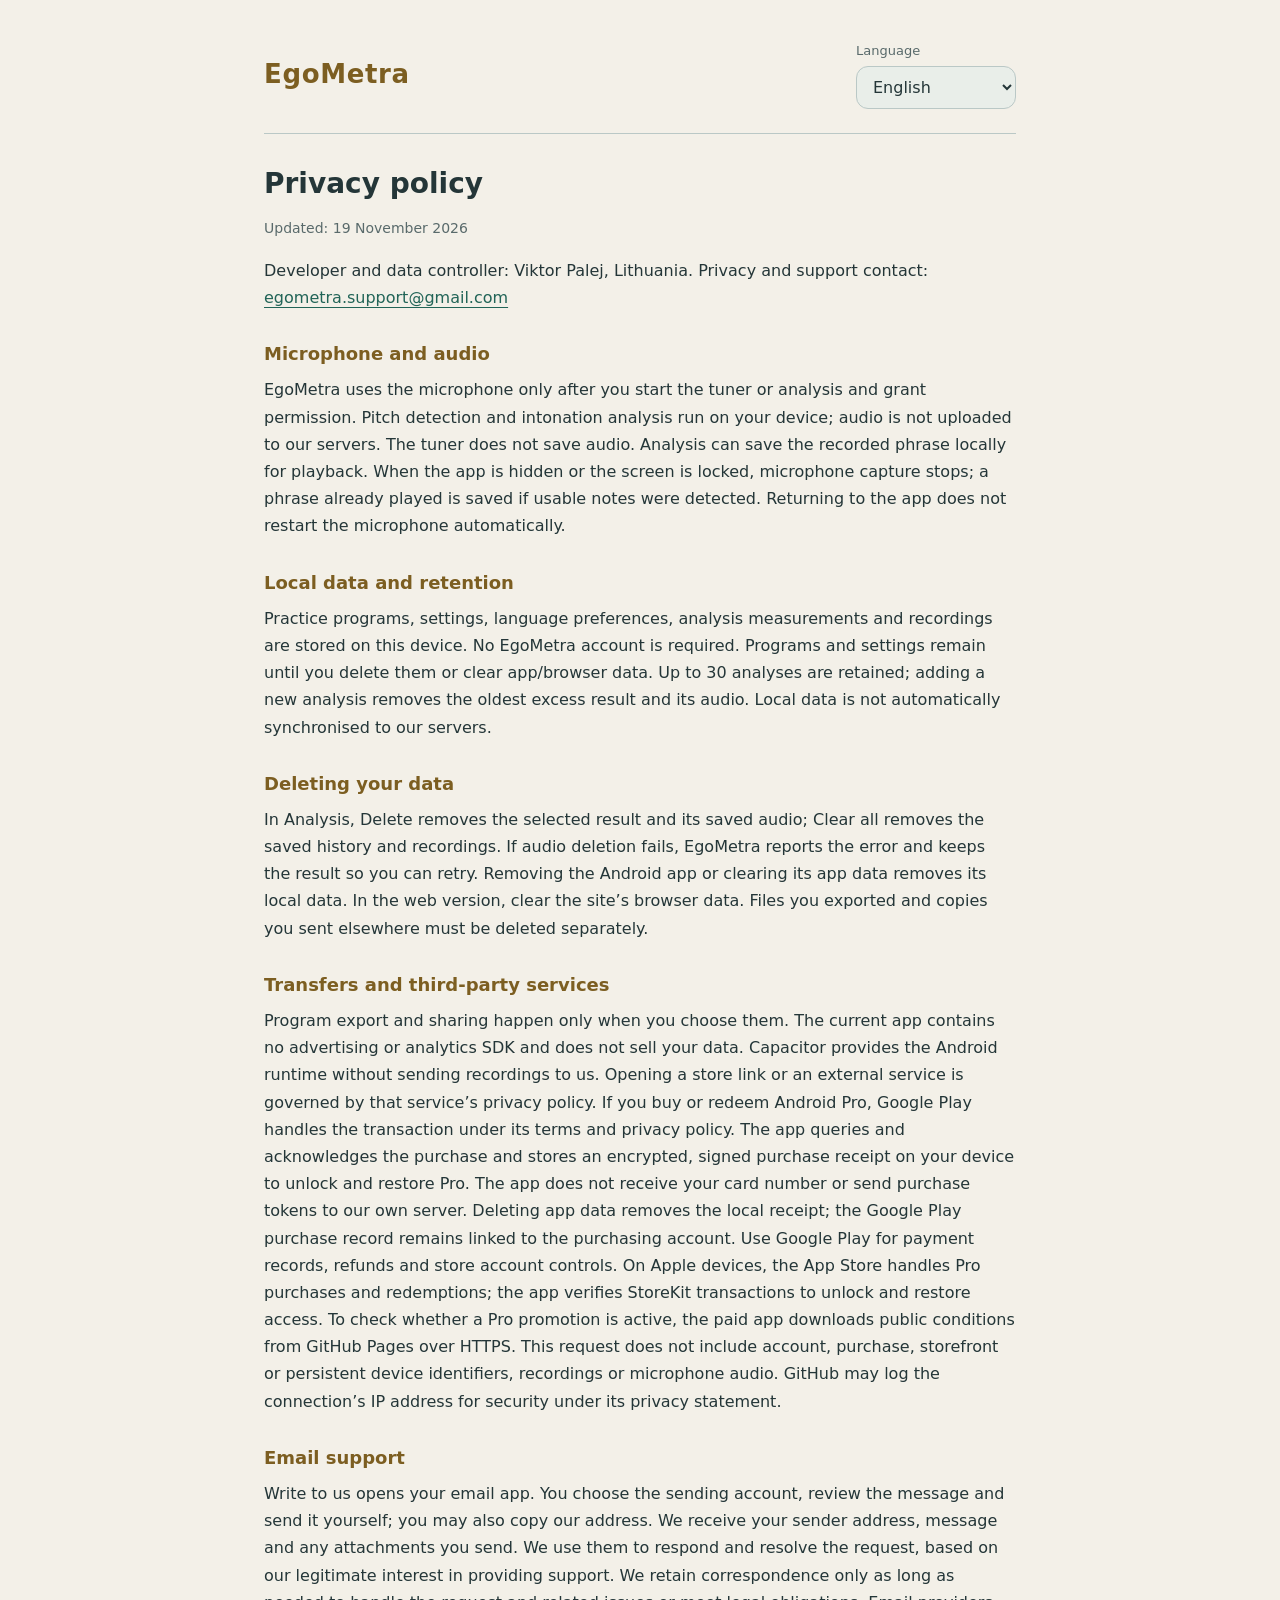
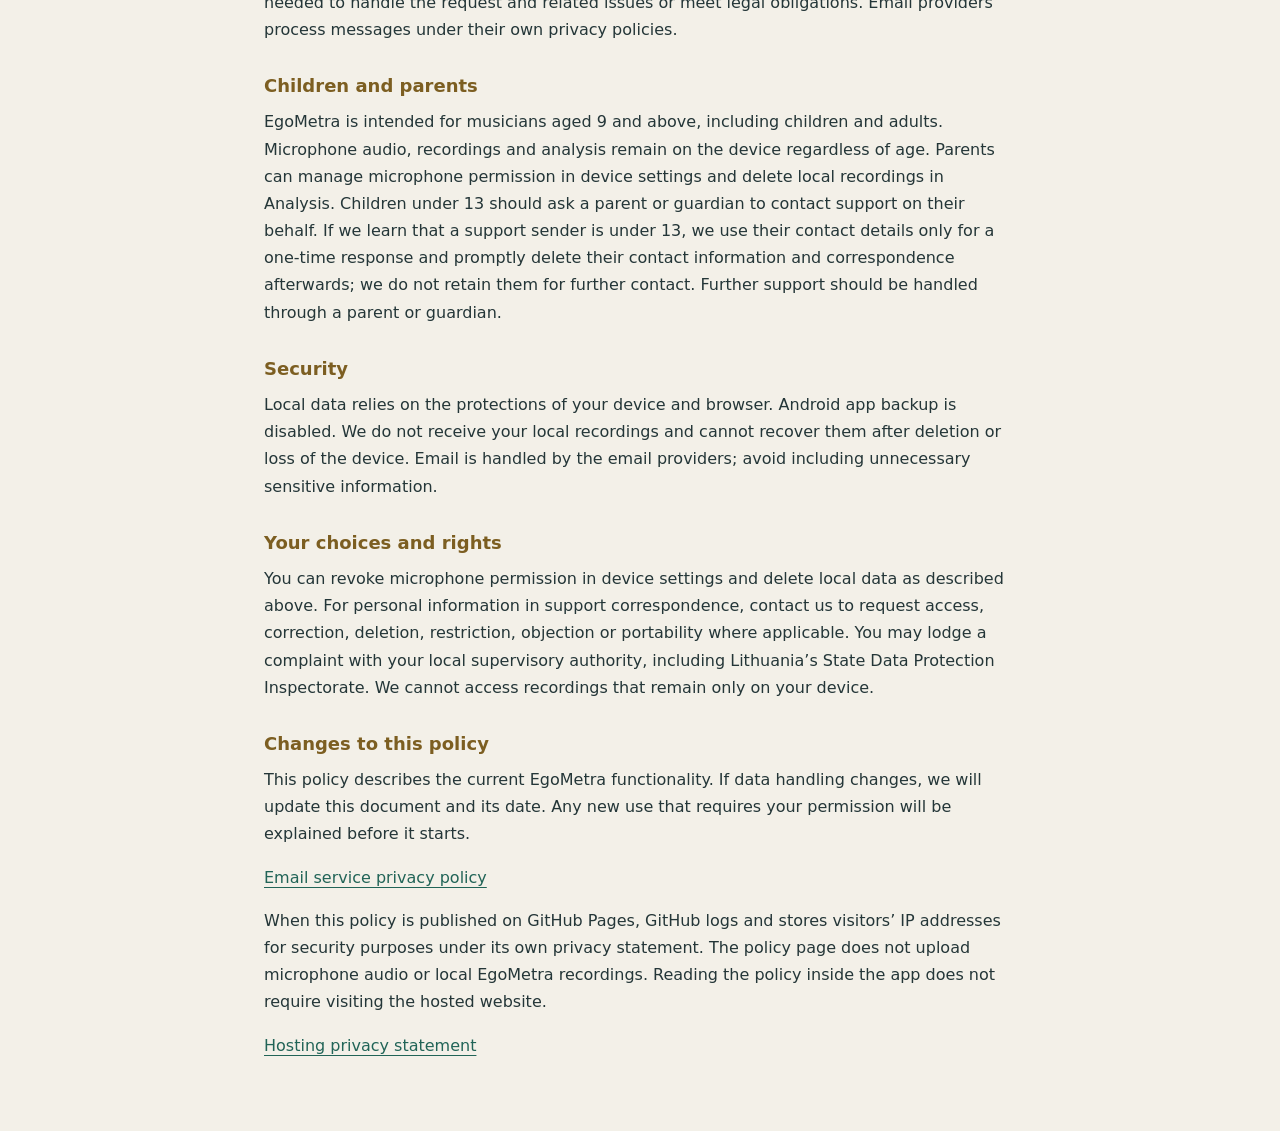
<file: index.html>
<!doctype html>
<html lang="en">
<head>
  <meta charset="utf-8">
  <meta name="viewport" content="width=device-width,initial-scale=1">
  <meta name="color-scheme" content="dark light">
  <meta name="description" content="EgoMetra privacy policy: microphone, local recordings, deletion and email support.">
  <title>EgoMetra · Privacy policy</title>
  <link rel="stylesheet" href="assets/css/privacy.css">
</head>
<body>
  <main class="policy-shell">
    <header class="policy-header"><h1>EgoMetra</h1><div class="language-control"><label id="privacy-language-label" for="privacy-language">Language</label><select id="privacy-language"></select></div></header>
    <article id="privacy-document"><h2>Privacy policy</h2><p class="privacy-updated">Updated: 19 November 2026</p><p>Developer and data controller: Viktor Palej, Lithuania. Privacy and support contact: <a href="mailto:egometra.support@gmail.com">egometra.support@gmail.com</a></p><h3>Microphone and audio</h3><p>EgoMetra uses the microphone only after you start the tuner or analysis and grant permission. Pitch detection and intonation analysis run on your device; audio is not uploaded to our servers. The tuner does not save audio. Analysis can save the recorded phrase locally for playback. When the app is hidden or the screen is locked, microphone capture stops; a phrase already played is saved if usable notes were detected. Returning to the app does not restart the microphone automatically.</p><h3>Local data and retention</h3><p>Practice programs, settings, language preferences, analysis measurements and recordings are stored on this device. No EgoMetra account is required. Programs and settings remain until you delete them or clear app/browser data. Up to 30 analyses are retained; adding a new analysis removes the oldest excess result and its audio. Local data is not automatically synchronised to our servers.</p><h3>Deleting your data</h3><p>In Analysis, Delete removes the selected result and its saved audio; Clear all removes the saved history and recordings. If audio deletion fails, EgoMetra reports the error and keeps the result so you can retry. Removing the Android app or clearing its app data removes its local data. In the web version, clear the site’s browser data. Files you exported and copies you sent elsewhere must be deleted separately.</p><h3>Transfers and third-party services</h3><p>Program export and sharing happen only when you choose them. The current app contains no advertising or analytics SDK and does not sell your data. Capacitor provides the Android runtime without sending recordings to us. Opening a store link or an external service is governed by that service’s privacy policy. If you buy or redeem Android Pro, Google Play handles the transaction under its terms and privacy policy. The app queries and acknowledges the purchase and stores an encrypted, signed purchase receipt on your device to unlock and restore Pro. The app does not receive your card number or send purchase tokens to our own server. Deleting app data removes the local receipt; the Google Play purchase record remains linked to the purchasing account. Use Google Play for payment records, refunds and store account controls. On Apple devices, the App Store handles Pro purchases and redemptions; the app verifies StoreKit transactions to unlock and restore access. To check whether a Pro promotion is active, the paid app downloads public conditions from GitHub Pages over HTTPS. This request does not include account, purchase, storefront or persistent device identifiers, recordings or microphone audio. GitHub may log the connection’s IP address for security under its privacy statement.</p><h3>Email support</h3><p>Write to us opens your email app. You choose the sending account, review the message and send it yourself; you may also copy our address. We receive your sender address, message and any attachments you send. We use them to respond and resolve the request, based on our legitimate interest in providing support. We retain correspondence only as long as needed to handle the request and related issues or meet legal obligations. Email providers process messages under their own privacy policies.</p><h3>Children and parents</h3><p>EgoMetra is intended for musicians aged 9 and above, including children and adults. Microphone audio, recordings and analysis remain on the device regardless of age. Parents can manage microphone permission in device settings and delete local recordings in Analysis. Children under 13 should ask a parent or guardian to contact support on their behalf. If we learn that a support sender is under 13, we use their contact details only for a one-time response and promptly delete their contact information and correspondence afterwards; we do not retain them for further contact. Further support should be handled through a parent or guardian.</p><h3>Security</h3><p>Local data relies on the protections of your device and browser. Android app backup is disabled. We do not receive your local recordings and cannot recover them after deletion or loss of the device. Email is handled by the email providers; avoid including unnecessary sensitive information.</p><h3>Your choices and rights</h3><p>You can revoke microphone permission in device settings and delete local data as described above. For personal information in support correspondence, contact us to request access, correction, deletion, restriction, objection or portability where applicable. You may lodge a complaint with your local supervisory authority, including Lithuania’s State Data Protection Inspectorate. We cannot access recordings that remain only on your device.</p><h3>Changes to this policy</h3><p>This policy describes the current EgoMetra functionality. If data handling changes, we will update this document and its date. Any new use that requires your permission will be explained before it starts.</p><p><a href="https://policies.google.com/privacy" target="_blank" rel="noopener noreferrer">Email service privacy policy</a></p><p>When this policy is published on GitHub Pages, GitHub logs and stores visitors’ IP addresses for security purposes under its own privacy statement. The policy page does not upload microphone audio or local EgoMetra recordings. Reading the policy inside the app does not require visiting the hosted website.</p><p><a href="https://docs.github.com/en/site-policy/privacy-policies/github-general-privacy-statement" target="_blank" rel="noopener noreferrer">Hosting privacy statement</a></p></article>
  </main>
  <script src="assets/js/privacy-content.js"></script>
  <script src="assets/js/privacy-page.js"></script>
</body>
</html>
</file>
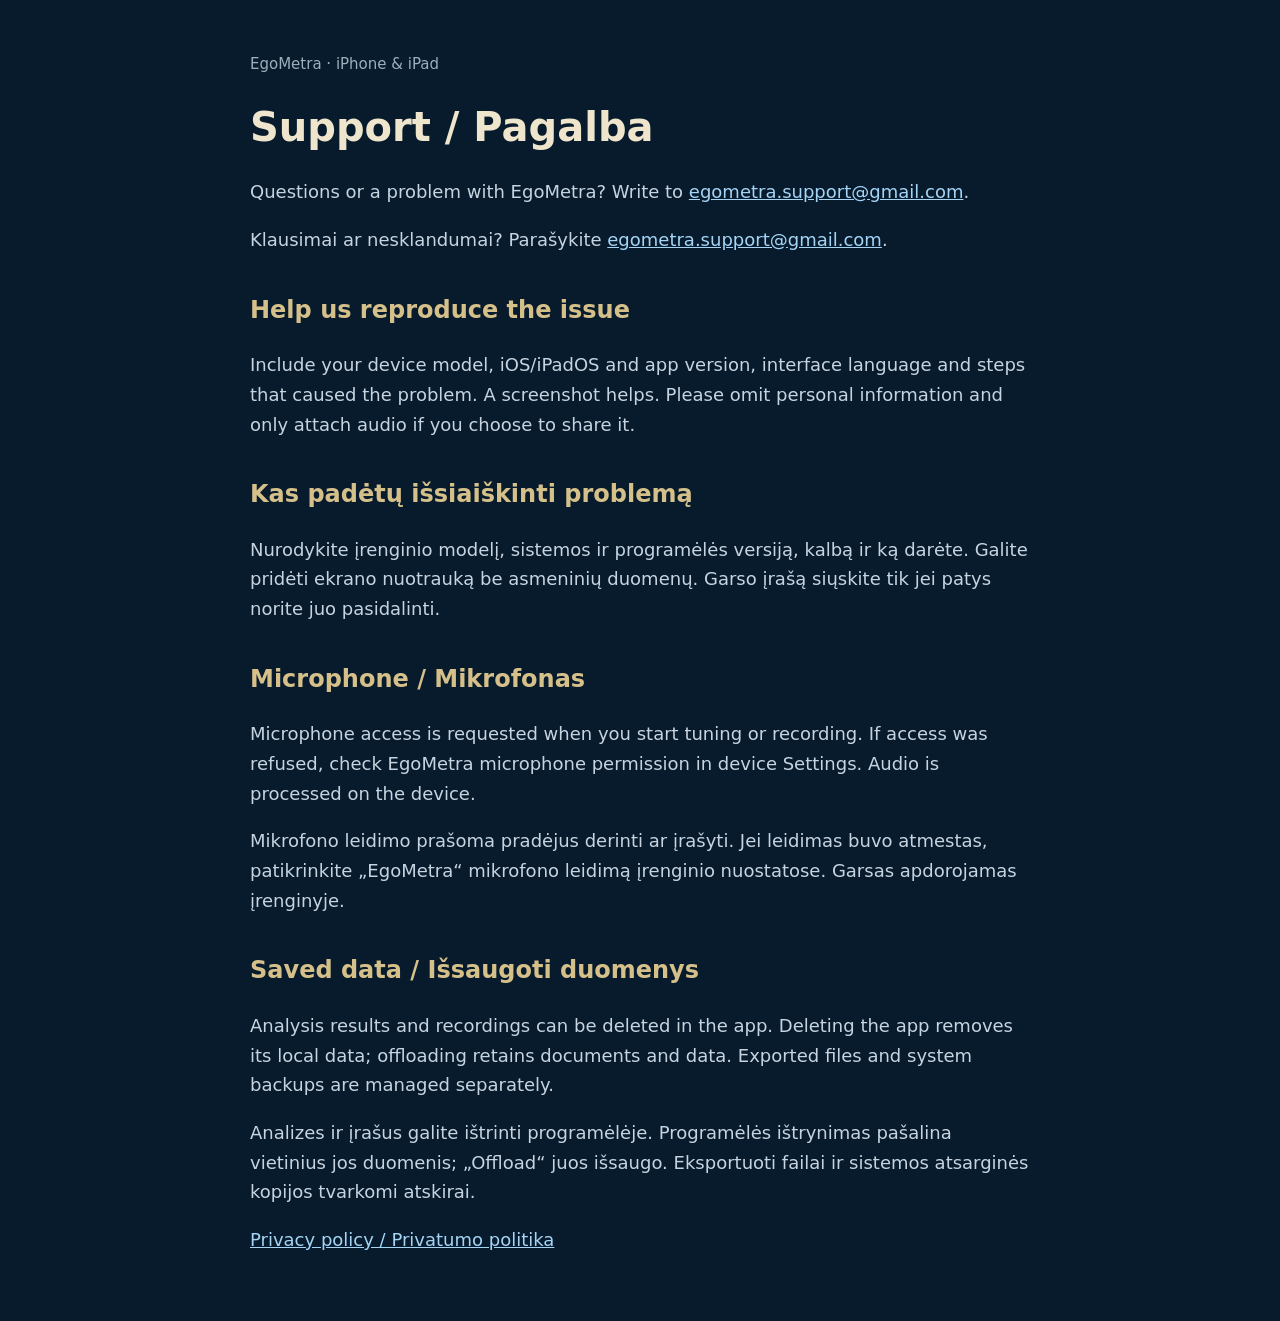
<file: ios/index.html>
<!doctype html><html lang="en"><meta charset="utf-8"><meta name="viewport" content="width=device-width,initial-scale=1"><title>EgoMetra Support / Pagalba</title><style>body{margin:0;background:#071b2d;color:#eee5cc;font:18px/1.65 system-ui,sans-serif}main{max-width:780px;margin:auto;padding:48px 24px}h1{font-size:40px;line-height:1.15}h2{color:#d5c08a;font-size:24px;margin-top:36px}a{color:#a5d4f5}p{color:#c7d4e0}.note{padding:16px;border:1px solid #40617b;border-radius:16px}small{color:#9daebc}</style><main><small>EgoMetra · iPhone &amp; iPad</small><h1>Support / Pagalba</h1><p>Questions or a problem with EgoMetra? Write to <a href="mailto:egometra.support@gmail.com">egometra.support@gmail.com</a>.</p><p>Klausimai ar nesklandumai? Parašykite <a href="mailto:egometra.support@gmail.com">egometra.support@gmail.com</a>.</p><h2>Help us reproduce the issue</h2><p>Include your device model, iOS/iPadOS and app version, interface language and steps that caused the problem. A screenshot helps. Please omit personal information and only attach audio if you choose to share it.</p><h2>Kas padėtų išsiaiškinti problemą</h2><p>Nurodykite įrenginio modelį, sistemos ir programėlės versiją, kalbą ir ką darėte. Galite pridėti ekrano nuotrauką be asmeninių duomenų. Garso įrašą siųskite tik jei patys norite juo pasidalinti.</p><h2>Microphone / Mikrofonas</h2><p>Microphone access is requested when you start tuning or recording. If access was refused, check EgoMetra microphone permission in device Settings. Audio is processed on the device.</p><p>Mikrofono leidimo prašoma pradėjus derinti ar įrašyti. Jei leidimas buvo atmestas, patikrinkite „EgoMetra“ mikrofono leidimą įrenginio nuostatose. Garsas apdorojamas įrenginyje.</p><h2>Saved data / Išsaugoti duomenys</h2><p>Analysis results and recordings can be deleted in the app. Deleting the app removes its local data; offloading retains documents and data. Exported files and system backups are managed separately.</p><p>Analizes ir įrašus galite ištrinti programėlėje. Programėlės ištrynimas pašalina vietinius jos duomenis; „Offload“ juos išsaugo. Eksportuoti failai ir sistemos atsarginės kopijos tvarkomi atskirai.</p><p><a href="privacy/index.html">Privacy policy / Privatumo politika</a></p></main></html>
</file>
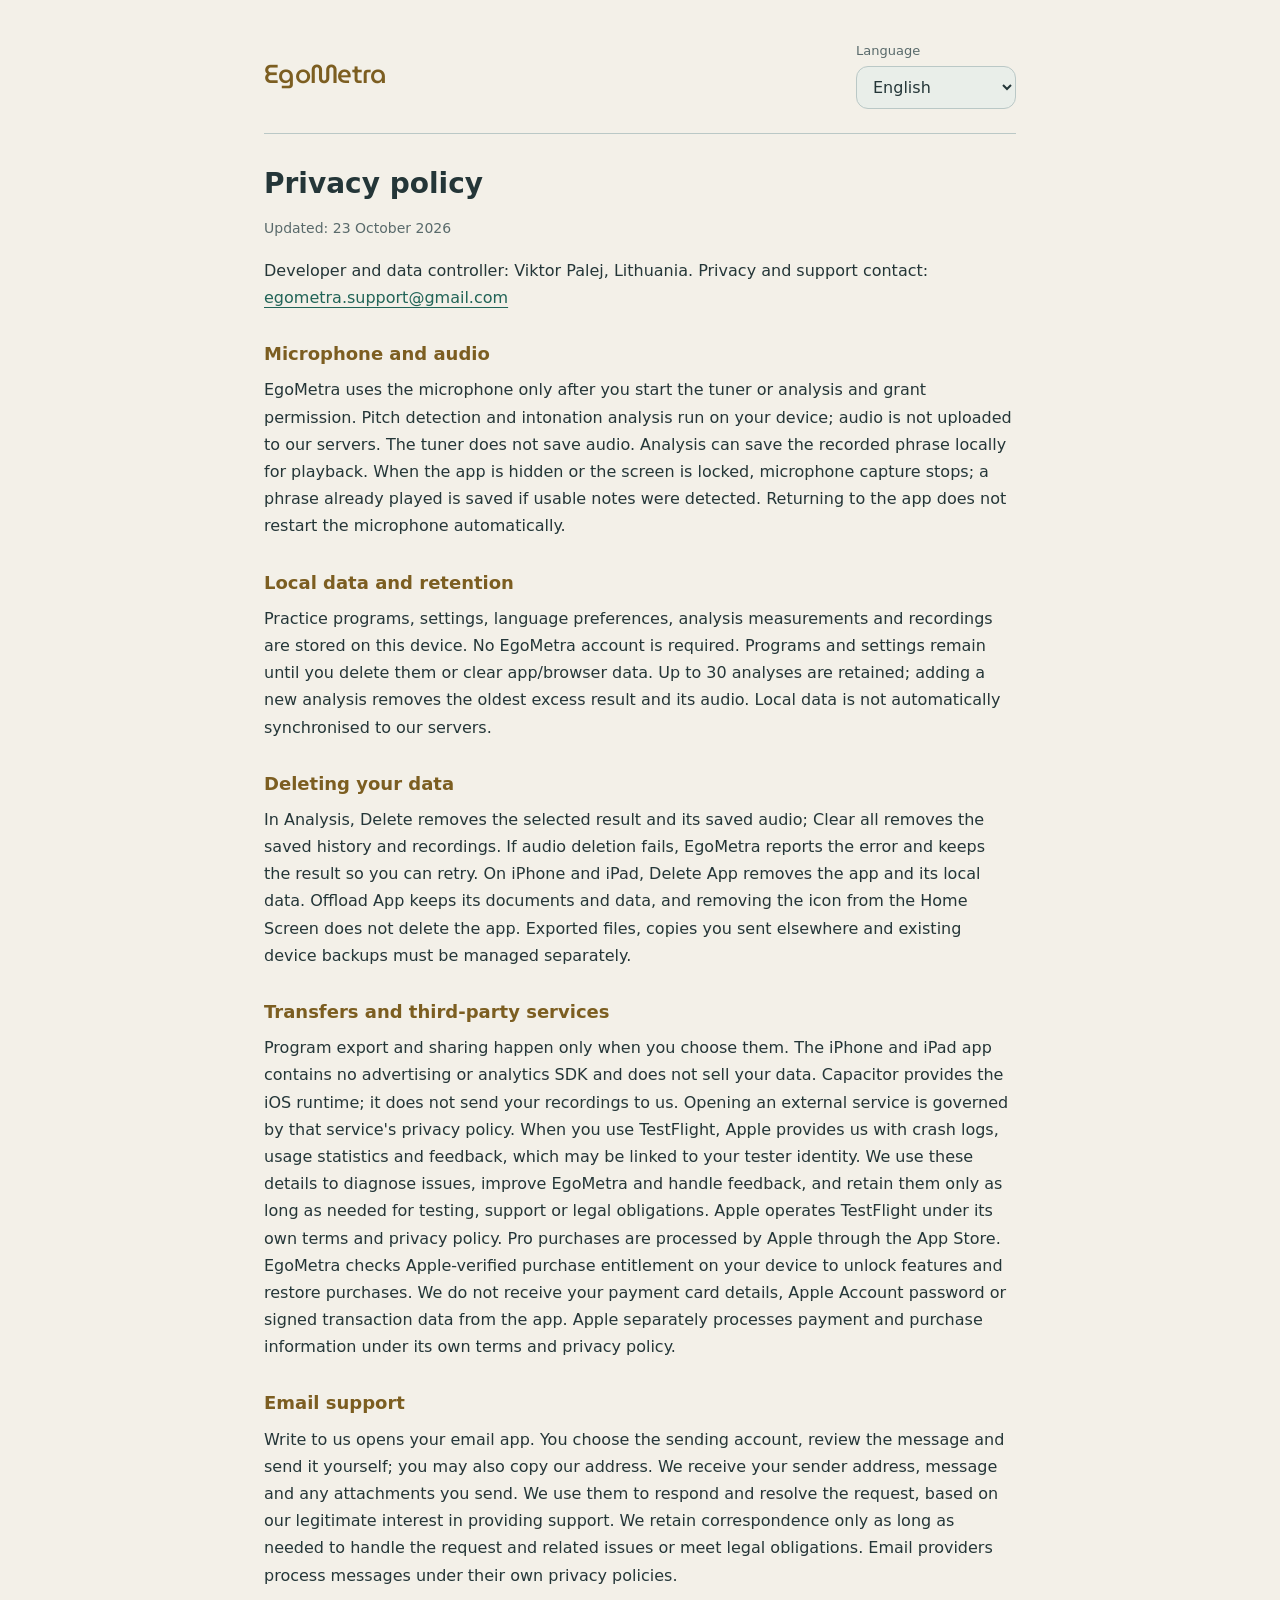
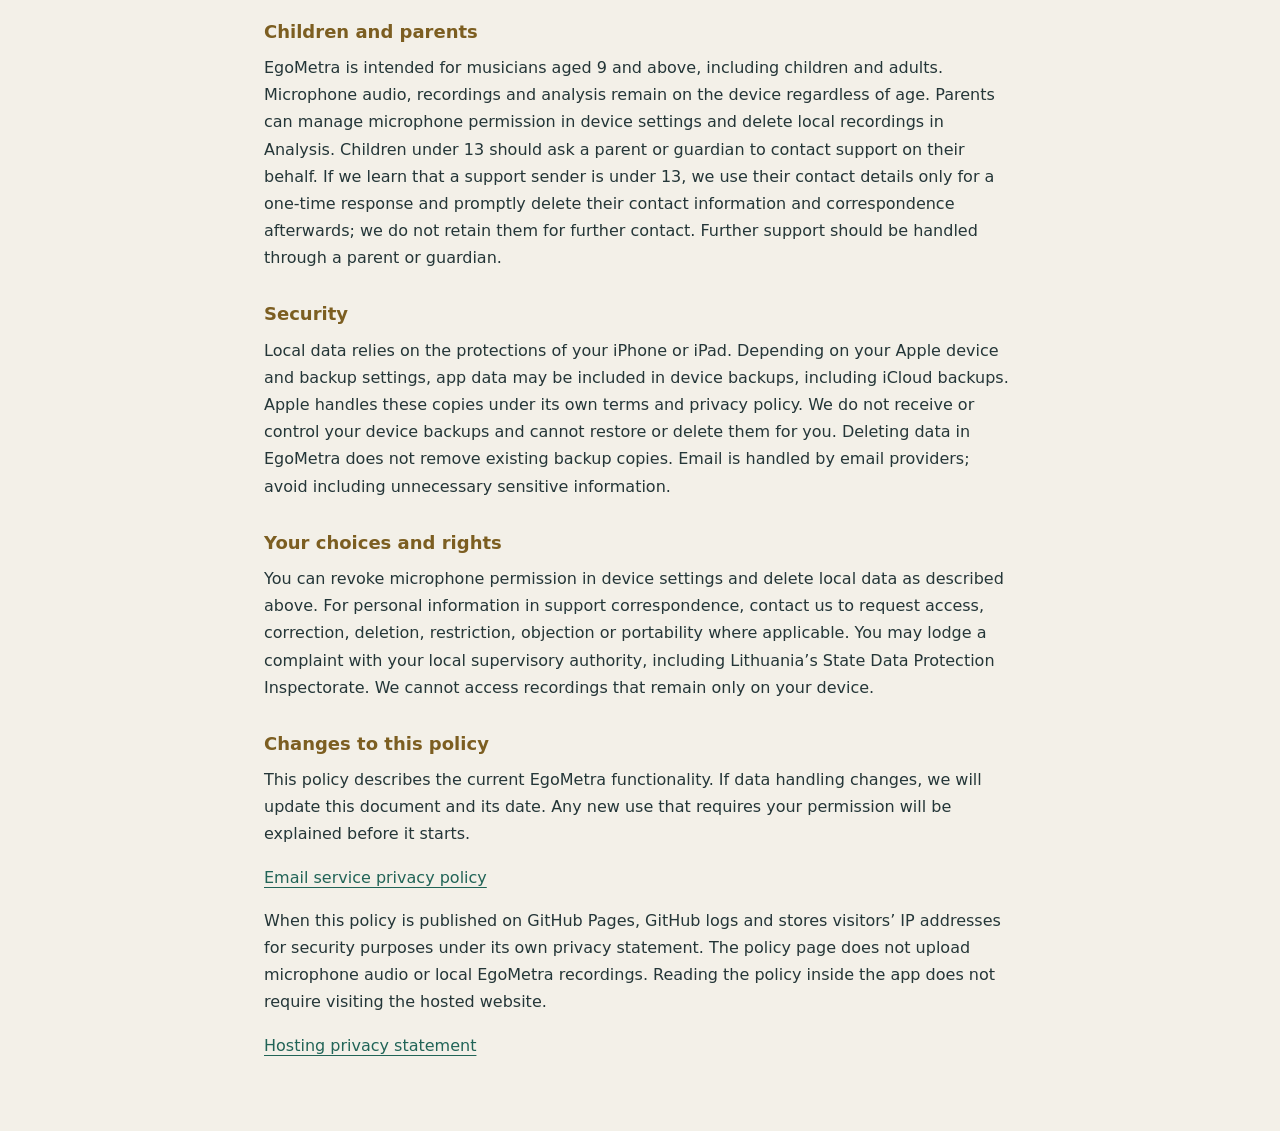
<file: ios/privacy/index.html>
<!doctype html>
<html lang="en">
<head>
  <meta charset="utf-8">
  <meta name="viewport" content="width=device-width,initial-scale=1">
  <meta name="color-scheme" content="dark light">
  <meta name="description" content="EgoMetra privacy policy: microphone, local recordings, deletion and email support.">
  <title>EgoMetra · Privacy policy</title>
  <link rel="preload" href="assets/fonts/museomoderno-500-brand.ttf?v=108" as="font" type="font/ttf" crossorigin>
  <link rel="stylesheet" href="assets/css/privacy.css">
  <link rel="stylesheet" href="assets/css/brand.css?v=108">
</head>
<body>
  <main class="policy-shell">
    <header class="policy-header"><h1 class="brand-wordmark" translate="no">EgoMetra</h1><div class="language-control"><label id="privacy-language-label" for="privacy-language">Language</label><select id="privacy-language"></select></div></header>
    <article id="privacy-document"><h2>Privacy policy</h2><p class="privacy-updated">Updated: 23 October 2026</p><p>Developer and data controller: Viktor Palej, Lithuania. Privacy and support contact: <a href="mailto:egometra.support@gmail.com">egometra.support@gmail.com</a></p><h3>Microphone and audio</h3><p>EgoMetra uses the microphone only after you start the tuner or analysis and grant permission. Pitch detection and intonation analysis run on your device; audio is not uploaded to our servers. The tuner does not save audio. Analysis can save the recorded phrase locally for playback. When the app is hidden or the screen is locked, microphone capture stops; a phrase already played is saved if usable notes were detected. Returning to the app does not restart the microphone automatically.</p><h3>Local data and retention</h3><p>Practice programs, settings, language preferences, analysis measurements and recordings are stored on this device. No EgoMetra account is required. Programs and settings remain until you delete them or clear app/browser data. Up to 30 analyses are retained; adding a new analysis removes the oldest excess result and its audio. Local data is not automatically synchronised to our servers.</p><h3>Deleting your data</h3><p>In Analysis, Delete removes the selected result and its saved audio; Clear all removes the saved history and recordings. If audio deletion fails, EgoMetra reports the error and keeps the result so you can retry. On iPhone and iPad, Delete App removes the app and its local data. Offload App keeps its documents and data, and removing the icon from the Home Screen does not delete the app. Exported files, copies you sent elsewhere and existing device backups must be managed separately.</p><h3>Transfers and third-party services</h3><p>Program export and sharing happen only when you choose them. The iPhone and iPad app contains no advertising or analytics SDK and does not sell your data. Capacitor provides the iOS runtime; it does not send your recordings to us. Opening an external service is governed by that service&#39;s privacy policy. When you use TestFlight, Apple provides us with crash logs, usage statistics and feedback, which may be linked to your tester identity. We use these details to diagnose issues, improve EgoMetra and handle feedback, and retain them only as long as needed for testing, support or legal obligations. Apple operates TestFlight under its own terms and privacy policy. Pro purchases are processed by Apple through the App Store. EgoMetra checks Apple-verified purchase entitlement on your device to unlock features and restore purchases. We do not receive your payment card details, Apple Account password or signed transaction data from the app. Apple separately processes payment and purchase information under its own terms and privacy policy.</p><h3>Email support</h3><p>Write to us opens your email app. You choose the sending account, review the message and send it yourself; you may also copy our address. We receive your sender address, message and any attachments you send. We use them to respond and resolve the request, based on our legitimate interest in providing support. We retain correspondence only as long as needed to handle the request and related issues or meet legal obligations. Email providers process messages under their own privacy policies.</p><h3>Children and parents</h3><p>EgoMetra is intended for musicians aged 9 and above, including children and adults. Microphone audio, recordings and analysis remain on the device regardless of age. Parents can manage microphone permission in device settings and delete local recordings in Analysis. Children under 13 should ask a parent or guardian to contact support on their behalf. If we learn that a support sender is under 13, we use their contact details only for a one-time response and promptly delete their contact information and correspondence afterwards; we do not retain them for further contact. Further support should be handled through a parent or guardian.</p><h3>Security</h3><p>Local data relies on the protections of your iPhone or iPad. Depending on your Apple device and backup settings, app data may be included in device backups, including iCloud backups. Apple handles these copies under its own terms and privacy policy. We do not receive or control your device backups and cannot restore or delete them for you. Deleting data in EgoMetra does not remove existing backup copies. Email is handled by email providers; avoid including unnecessary sensitive information.</p><h3>Your choices and rights</h3><p>You can revoke microphone permission in device settings and delete local data as described above. For personal information in support correspondence, contact us to request access, correction, deletion, restriction, objection or portability where applicable. You may lodge a complaint with your local supervisory authority, including Lithuania’s State Data Protection Inspectorate. We cannot access recordings that remain only on your device.</p><h3>Changes to this policy</h3><p>This policy describes the current EgoMetra functionality. If data handling changes, we will update this document and its date. Any new use that requires your permission will be explained before it starts.</p><p><a href="https://policies.google.com/privacy" target="_blank" rel="noopener noreferrer">Email service privacy policy</a></p><p>When this policy is published on GitHub Pages, GitHub logs and stores visitors’ IP addresses for security purposes under its own privacy statement. The policy page does not upload microphone audio or local EgoMetra recordings. Reading the policy inside the app does not require visiting the hosted website.</p><p><a href="https://docs.github.com/en/site-policy/privacy-policies/github-general-privacy-statement" target="_blank" rel="noopener noreferrer">Hosting privacy statement</a></p></article>
  </main>
  <script src="assets/js/privacy-content.js?v=ca4954c225ce"></script>
  <script src="assets/js/privacy-page.js"></script>
</body>
</html>
</file>
<file: assets/css/privacy.css>
:root{color-scheme:dark;--bg:#0a0f13;--card:#111c20;--text:#ece9df;--muted:#aab7b9;--gold:#d7b669;--border:#34464a}
*{box-sizing:border-box}
body{margin:0;background:var(--bg);color:var(--text);font:16px/1.7 system-ui,-apple-system,BlinkMacSystemFont,"Segoe UI",sans-serif}
.policy-shell{max-width:800px;margin:0 auto;padding:40px 24px 56px}
.policy-header{display:flex;align-items:center;justify-content:space-between;gap:24px;border-bottom:1px solid var(--border);padding-bottom:24px;margin-bottom:32px}
h1{font-size:26px;letter-spacing:.025em;margin:0;color:var(--gold)}
h2{font-size:28px;line-height:1.25;margin:0 0 16px}
h3{font-size:18px;line-height:1.4;margin:30px 0 10px;color:var(--gold)}
p{margin:0 0 16px}
a{color:#86c9bc;text-underline-offset:4px;overflow-wrap:anywhere}
.privacy-updated{font-size:14px;color:var(--muted)}
.language-control{display:flex;flex-direction:column;gap:4px;min-width:160px}
label{color:var(--muted);font-size:13px}
select{font:inherit;line-height:1.3;background:var(--card);color:var(--text);border:1px solid var(--border);border-radius:12px;padding:10px 12px;width:100%}
:focus-visible{outline:2px solid var(--gold);outline-offset:4px}
@media(max-width:420px){.policy-shell{padding:24px 18px 40px}.policy-header{align-items:flex-start;gap:16px}.language-control{min-width:130px}h1{font-size:22px}h2{font-size:25px}}
@media(prefers-color-scheme:light){:root{color-scheme:light;--bg:#f3f0e8;--card:#e9eee9;--text:#243638;--muted:#596a6b;--gold:#7c5e21;--border:#bac8c6}a{color:#216457}}
</file>
<file: ios/privacy/assets/css/privacy.css>
:root{color-scheme:dark;--bg:#0a0f13;--card:#111c20;--text:#ece9df;--muted:#aab7b9;--gold:#d7b669;--border:#34464a}
*{box-sizing:border-box}
body{margin:0;background:var(--bg);color:var(--text);font:16px/1.7 system-ui,-apple-system,BlinkMacSystemFont,"Segoe UI",sans-serif}
.policy-shell{max-width:800px;margin:0 auto;padding:40px 24px 56px}
.policy-header{display:flex;align-items:center;justify-content:space-between;gap:24px;border-bottom:1px solid var(--border);padding-bottom:24px;margin-bottom:32px}
h1{font-size:26px;letter-spacing:.025em;margin:0;color:var(--gold)}
h2{font-size:28px;line-height:1.25;margin:0 0 16px}
h3{font-size:18px;line-height:1.4;margin:30px 0 10px;color:var(--gold)}
p{margin:0 0 16px}
a{color:#86c9bc;text-underline-offset:4px;overflow-wrap:anywhere}
.privacy-updated{font-size:14px;color:var(--muted)}
.language-control{display:flex;flex-direction:column;gap:4px;min-width:160px}
label{color:var(--muted);font-size:13px}
select{font:inherit;line-height:1.3;background:var(--card);color:var(--text);border:1px solid var(--border);border-radius:12px;padding:10px 12px;width:100%}
:focus-visible{outline:2px solid var(--gold);outline-offset:4px}
@media(max-width:420px){.policy-shell{padding:24px 18px 40px}.policy-header{align-items:flex-start;gap:16px}.language-control{min-width:130px}h1{font-size:22px}h2{font-size:25px}}
@media(prefers-color-scheme:light){:root{color-scheme:light;--bg:#f3f0e8;--card:#e9eee9;--text:#243638;--muted:#596a6b;--gold:#7c5e21;--border:#bac8c6}a{color:#216457}}
</file>
<file: ios/privacy/assets/css/brand.css>
/* Local wordmark font. Keep interface copy and the native launcher artwork
   independent of the product name. The font contains only EgoMetra glyphs. */
@font-face{
  font-family:"EgoMetra Wordmark";
  src:url("../fonts/museomoderno-500-brand.ttf?v=108") format("truetype");
  font-style:normal;
  font-weight:500;
  font-display:block;
}
.brand .brand-wordmark,
#about-panel .about-card .brand-wordmark,
.policy-header .brand-wordmark{
  font-family:"EgoMetra Wordmark",sans-serif;
  font-style:normal;
  font-weight:500;
  font-synthesis:none;
  font-kerning:normal;
  letter-spacing:-.025em;
  line-height:1.25;
  white-space:nowrap;
}
.brand .brand-wordmark{letter-spacing:-.015em}
#about-panel .about-card .brand-wordmark{font-size:32px}
</file>
